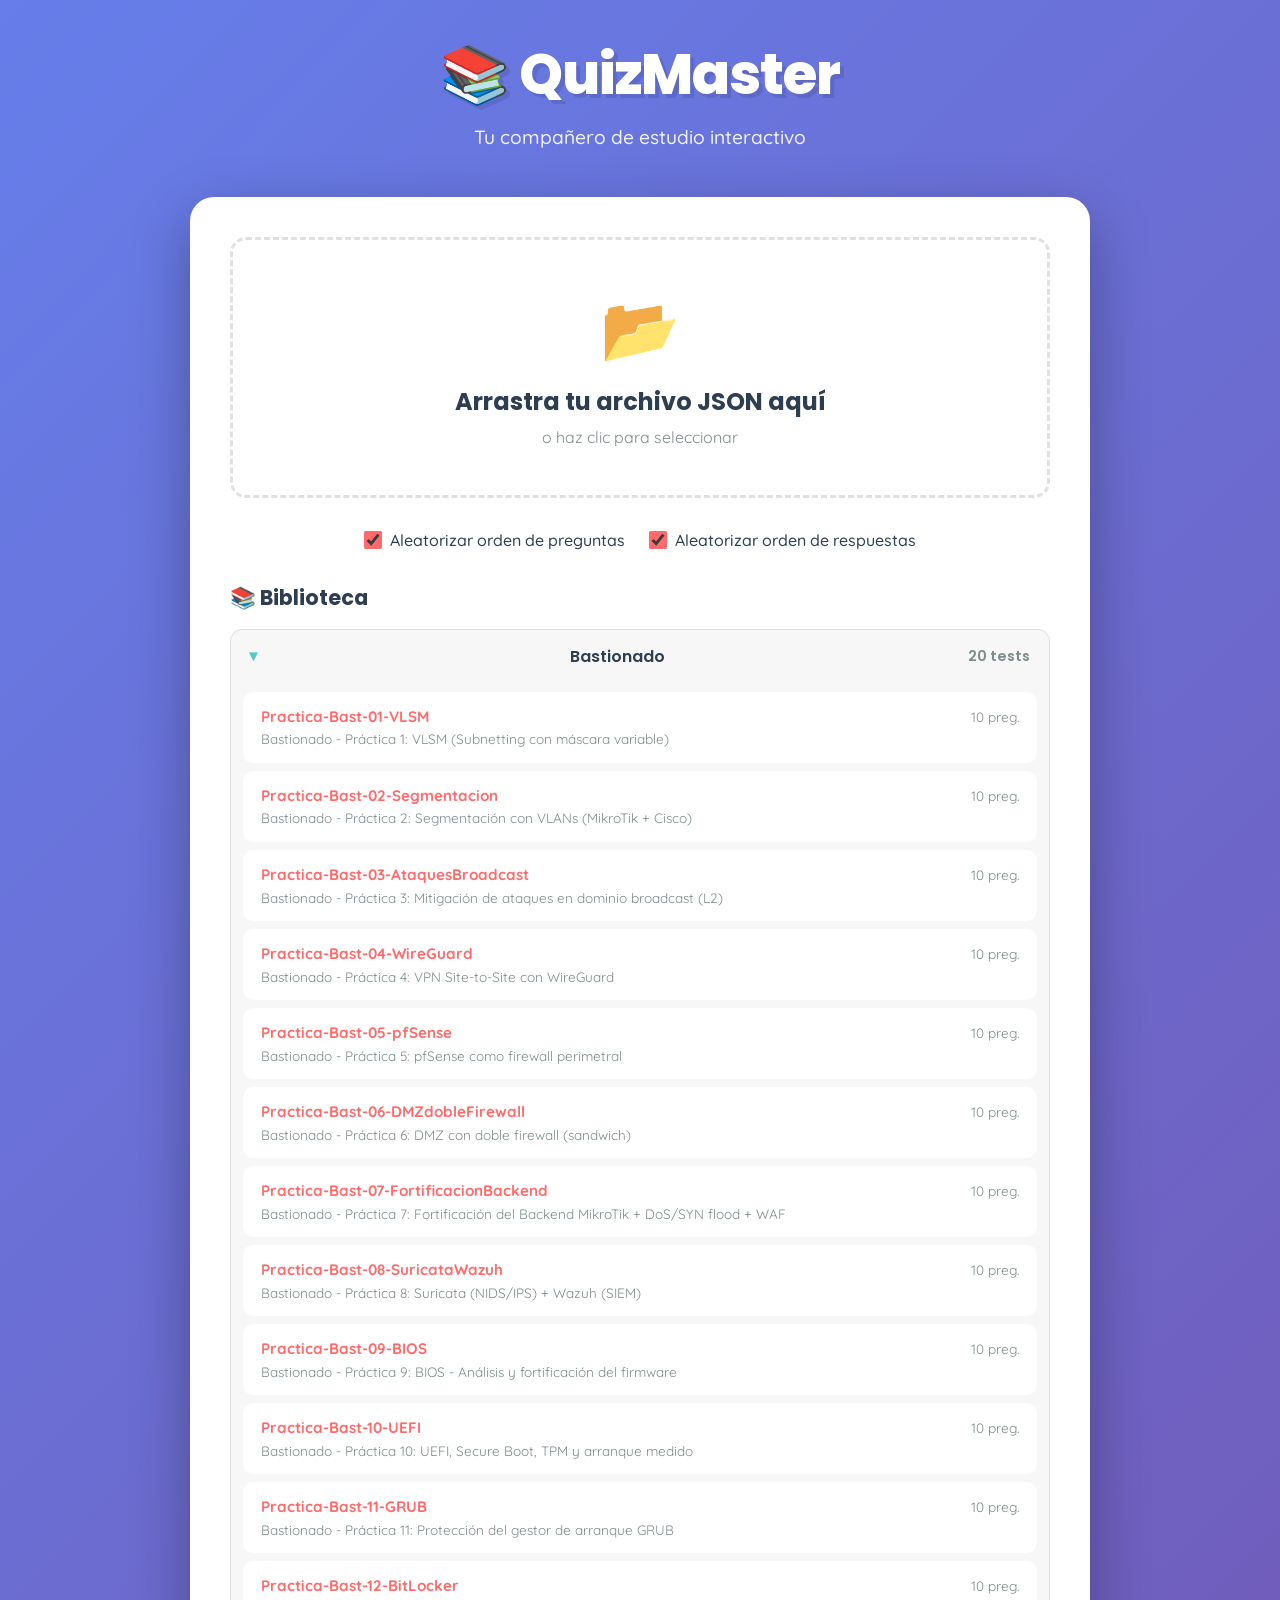
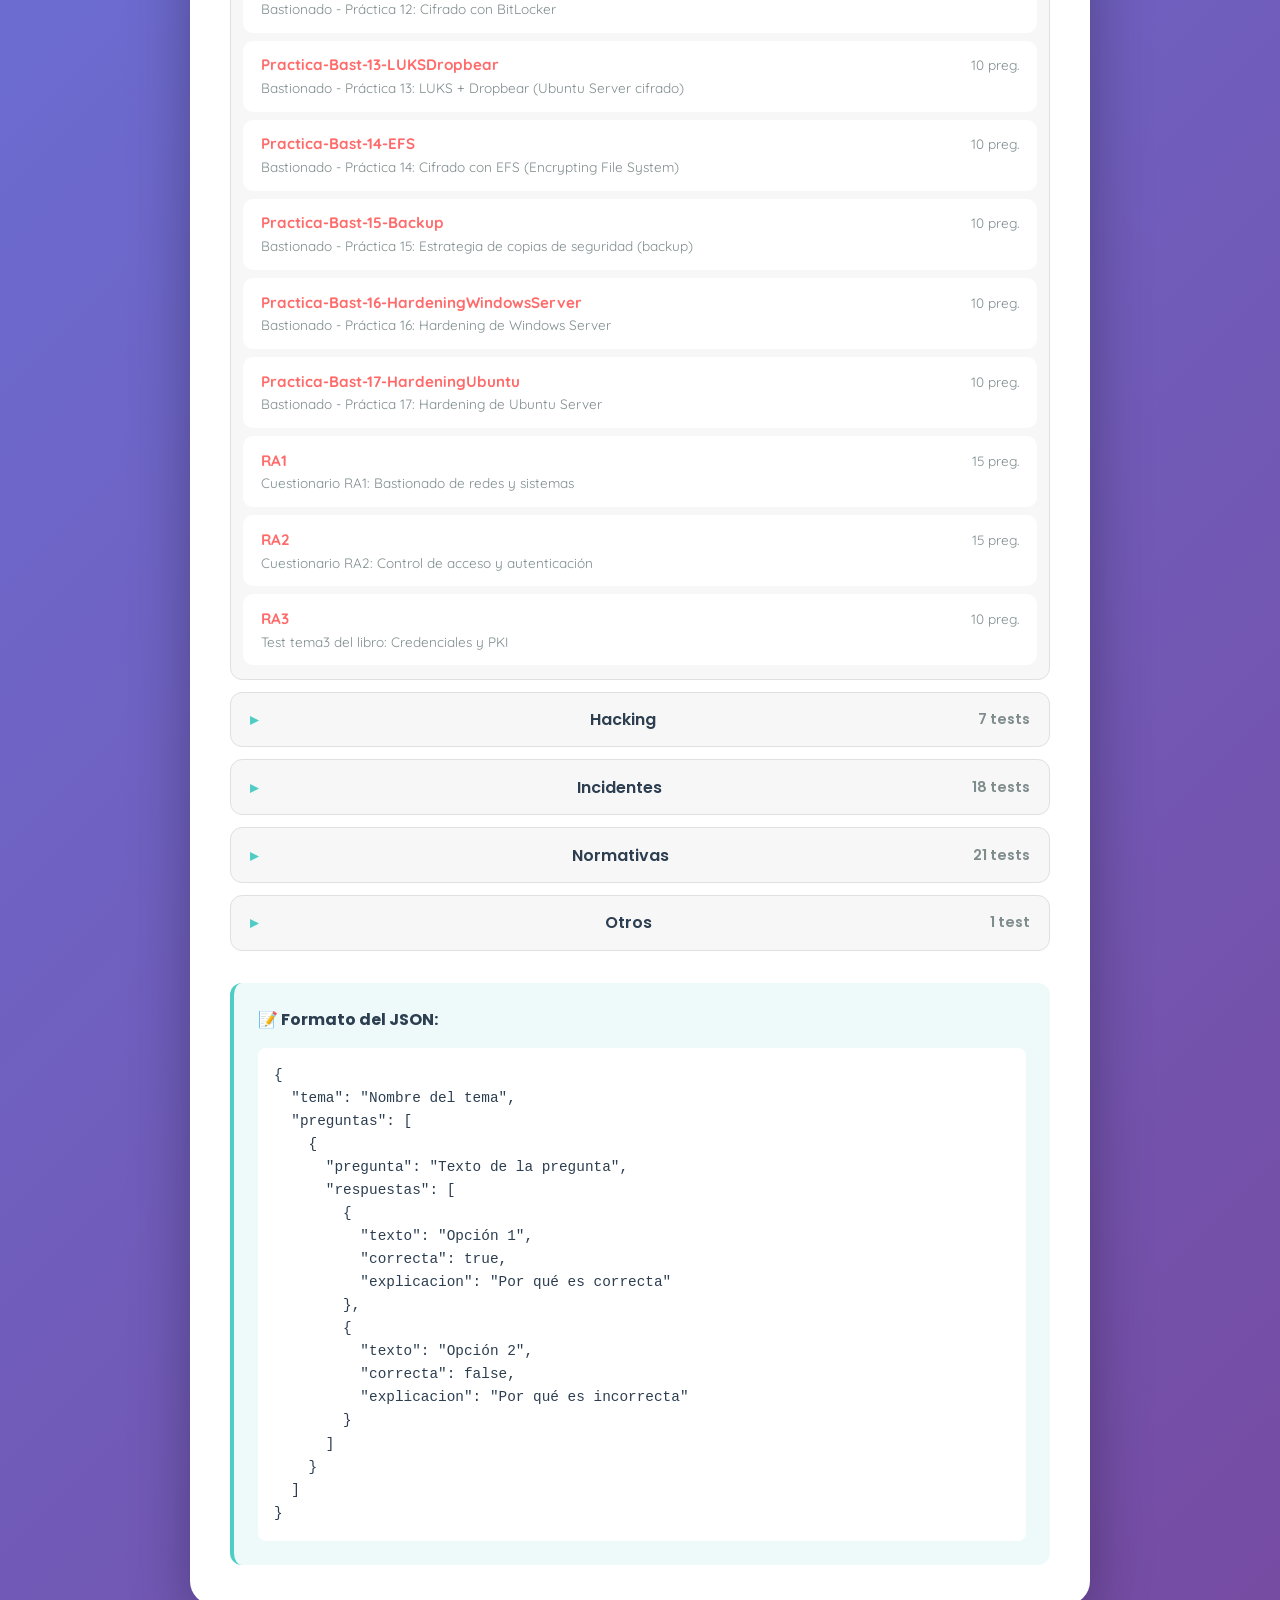
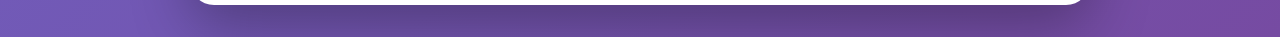
<file: index.html>
<!DOCTYPE html>
<html lang="es">

<head>
    <meta charset="UTF-8">
    <meta name="viewport" content="width=device-width, initial-scale=1.0">
    <title>QuizMaster - App de Estudio</title>
    <link href="fonts/fonts.css" rel="stylesheet">
    <style>
        * {
            margin: 0;
            padding: 0;
            box-sizing: border-box;
        }

        :root {
            --primary: #FF6B6B;
            --secondary: #4ECDC4;
            --accent: #FFE66D;
            --success: #95E1D3;
            --error: #FF6B9D;
            --bg: #F7F7F7;
            --card-bg: #FFFFFF;
            --text: #2C3E50;
            --text-light: #7F8C8D;
            --border: #E0E0E0;
        }

        body {
            font-family: 'Quicksand', sans-serif;
            background: linear-gradient(135deg, #667eea 0%, #764ba2 100%);
            min-height: 100vh;
            padding: 2rem;
            color: var(--text);
        }

        .container {
            max-width: 900px;
            margin: 0 auto;
        }

        .header {
            text-align: center;
            margin-bottom: 3rem;
            animation: fadeInDown 0.6s ease-out;
        }

        .header h1 {
            font-family: 'Poppins', sans-serif;
            font-size: 3.5rem;
            font-weight: 800;
            color: white;
            text-shadow: 4px 4px 0px rgba(0, 0, 0, 0.1);
            letter-spacing: -1px;
            margin-bottom: 0.5rem;
        }

        .header p {
            color: rgba(255, 255, 255, 0.9);
            font-size: 1.2rem;
            font-weight: 500;
        }

        .card {
            background: var(--card-bg);
            border-radius: 24px;
            padding: 2.5rem;
            box-shadow: 0 20px 60px rgba(0, 0, 0, 0.3);
            animation: fadeInUp 0.6s ease-out;
            animation-delay: 0.2s;
            animation-fill-mode: both;
        }

        .upload-zone {
            text-align: center;
            padding: 3rem 2rem;
            border: 3px dashed var(--border);
            border-radius: 16px;
            transition: all 0.3s ease;
            cursor: pointer;
            margin-bottom: 2rem;
        }

        .upload-zone:hover {
            border-color: var(--primary);
            background: rgba(255, 107, 107, 0.05);
            transform: translateY(-2px);
        }

        .upload-zone.dragover {
            border-color: var(--secondary);
            background: rgba(78, 205, 196, 0.1);
            transform: scale(1.02);
        }

        .upload-icon {
            font-size: 4rem;
            margin-bottom: 1rem;
        }

        .upload-zone h3 {
            font-family: 'Poppins', sans-serif;
            color: var(--text);
            margin-bottom: 0.5rem;
            font-size: 1.5rem;
        }

        .upload-zone p {
            color: var(--text-light);
            font-size: 1rem;
        }

        input[type="file"] {
            display: none;
        }

        .upload-options {
            display: flex;
            flex-wrap: wrap;
            gap: 1.5rem;
            justify-content: center;
            align-items: center;
            margin-bottom: 2rem;
        }

        .upload-options label {
            display: inline-flex;
            align-items: center;
            gap: 0.5rem;
            font-weight: 500;
            color: var(--text);
            cursor: pointer;
            user-select: none;
        }

        .upload-options input[type="checkbox"] {
            width: 18px;
            height: 18px;
            cursor: pointer;
            accent-color: var(--primary);
        }

        .tema-info {
            background: linear-gradient(135deg, var(--accent) 0%, var(--secondary) 100%);
            padding: 1.5rem;
            border-radius: 16px;
            margin-bottom: 2rem;
            animation: slideIn 0.5s ease-out;
        }

        .tema-info h2 {
            font-family: 'Poppins', sans-serif;
            color: var(--text);
            font-size: 1.8rem;
            margin-bottom: 0.5rem;
        }

        .tema-info p {
            color: var(--text);
            font-weight: 500;
        }

        .question-container {
            margin-bottom: 2rem;
        }

        .question-header {
            display: flex;
            justify-content: space-between;
            align-items: center;
            margin-bottom: 1.5rem;
        }

        .question-number {
            background: linear-gradient(135deg, var(--primary), var(--error));
            color: white;
            padding: 0.5rem 1.5rem;
            border-radius: 50px;
            font-weight: 700;
            font-family: 'Poppins', sans-serif;
        }

        .question-text {
            font-size: 1.4rem;
            font-weight: 600;
            margin-bottom: 2rem;
            line-height: 1.6;
            color: var(--text);
        }

        .answers {
            display: grid;
            gap: 1rem;
        }

        .answer-btn {
            background: var(--bg);
            border: 3px solid transparent;
            padding: 1.5rem;
            border-radius: 16px;
            cursor: pointer;
            transition: all 0.3s ease;
            text-align: left;
            font-size: 1.1rem;
            font-weight: 500;
            color: var(--text);
            position: relative;
            overflow: hidden;
        }

        .answer-btn::before {
            content: '';
            position: absolute;
            top: 0;
            left: -100%;
            width: 100%;
            height: 100%;
            background: linear-gradient(90deg, transparent, rgba(255, 255, 255, 0.4), transparent);
            transition: left 0.5s;
        }

        .answer-btn:hover::before {
            left: 100%;
        }

        .answer-btn:hover {
            transform: translateX(8px);
            border-color: var(--secondary);
            box-shadow: 0 8px 24px rgba(78, 205, 196, 0.3);
        }

        .answer-btn.selected {
            border-color: var(--primary);
            background: rgba(255, 107, 107, 0.1);
        }

        .answer-btn.correct {
            border-color: var(--success);
            background: rgba(149, 225, 211, 0.2);
        }

        .answer-btn.incorrect {
            border-color: var(--error);
            background: rgba(255, 107, 157, 0.25);
        }

        .answer-btn.disabled {
            cursor: not-allowed;
            opacity: 0.7;
        }

        .explanation {
            margin-top: 1rem;
            padding: 1rem 1.5rem;
            border-radius: 12px;
            background: rgba(0, 0, 0, 0.03);
            font-size: 0.95rem;
            line-height: 1.6;
            animation: fadeIn 0.4s ease-out;
        }

        .explanation.correct-exp {
            border-left: 4px solid var(--success);
        }

        .explanation.incorrect-exp {
            border-left: 4px solid var(--error);
        }

        .navigation {
            display: flex;
            gap: 1rem;
            justify-content: space-between;
            margin-top: 2rem;
        }

        .btn {
            font-family: 'Poppins', sans-serif;
            padding: 1rem 2rem;
            border: none;
            border-radius: 50px;
            font-size: 1rem;
            font-weight: 700;
            cursor: pointer;
            transition: all 0.3s ease;
            text-transform: uppercase;
            letter-spacing: 0.5px;
        }

        .btn-primary {
            background: linear-gradient(135deg, var(--primary), var(--error));
            color: white;
            box-shadow: 0 8px 20px rgba(255, 107, 107, 0.4);
        }

        .btn-primary:hover {
            transform: translateY(-3px);
            box-shadow: 0 12px 28px rgba(255, 107, 107, 0.5);
        }

        .btn-secondary {
            background: var(--bg);
            color: var(--text);
            border: 2px solid var(--border);
        }

        .btn-secondary:hover {
            border-color: var(--secondary);
            background: rgba(78, 205, 196, 0.1);
            transform: translateY(-2px);
        }

        .btn:disabled {
            opacity: 0.5;
            cursor: not-allowed;
            transform: none !important;
        }

        .modal-dialog {
            background: var(--card-bg);
            color: var(--text);
            border: none;
            border-radius: 24px;
            padding: 2rem;
            max-width: 480px;
            width: calc(100% - 2rem);
            box-shadow: 0 20px 60px rgba(0, 0, 0, 0.4);
            text-align: center;
        }

        .modal-dialog::backdrop {
            background: rgba(0, 0, 0, 0.6);
        }

        .modal-dialog h3 {
            color: var(--text);
            margin-bottom: 1.5rem;
            font-size: 1.25rem;
        }

        .modal-actions {
            display: flex;
            gap: 1rem;
            justify-content: center;
            flex-wrap: wrap;
        }

        .progress-bar {
            width: 100%;
            height: 12px;
            background: var(--bg);
            border-radius: 50px;
            overflow: hidden;
            margin-bottom: 2rem;
        }

        .progress-fill {
            height: 100%;
            background: linear-gradient(90deg, var(--secondary), var(--success));
            transition: width 0.5s ease;
            border-radius: 50px;
        }

        .review-container {
            animation: fadeIn 0.6s ease-out;
        }

        .review-header {
            text-align: center;
            margin-bottom: 2rem;
        }

        .review-header h2 {
            font-family: 'Poppins', sans-serif;
            font-size: 2.5rem;
            color: var(--text);
            margin-bottom: 1rem;
        }

        .score-display {
            display: flex;
            justify-content: center;
            gap: 2rem;
            margin-bottom: 3rem;
            flex-wrap: wrap;
        }

        .score-card {
            background: linear-gradient(135deg, var(--accent), var(--secondary));
            padding: 2rem;
            border-radius: 20px;
            text-align: center;
            min-width: 150px;
            box-shadow: 0 8px 24px rgba(0, 0, 0, 0.1);
            transform: scale(0.9);
            animation: popIn 0.5s ease-out forwards;
        }

        .score-card:nth-child(2) {
            animation-delay: 0.1s;
        }

        .score-card:nth-child(3) {
            animation-delay: 0.2s;
        }

        .score-number {
            font-family: 'Poppins', sans-serif;
            font-size: 3rem;
            font-weight: 800;
            color: var(--text);
        }

        .score-label {
            font-size: 1rem;
            font-weight: 600;
            color: var(--text);
            margin-top: 0.5rem;
        }

        .review-question {
            background: var(--bg);
            padding: 2rem;
            border-radius: 16px;
            margin-bottom: 1.5rem;
            border-left: 6px solid var(--border);
        }

        .review-question.correct-q {
            border-left-color: var(--success);
        }

        .review-question.incorrect-q {
            border-left-color: var(--error);
        }

        .review-question h4 {
            font-size: 1.2rem;
            margin-bottom: 1rem;
            color: var(--text);
        }

        .review-answers {
            margin-top: 1rem;
        }

        .review-answer {
            padding: 0.8rem 1.2rem;
            margin-bottom: 0.5rem;
            border-radius: 10px;
            background: white;
            border: 2px solid transparent;
        }

        .review-answer.was-selected {
            border-color: var(--primary);
            background: rgba(255, 107, 107, 0.1);
        }

        .review-answer.is-correct {
            border-color: var(--success);
            background: rgba(149, 225, 211, 0.15);
            font-weight: 600;
        }

        .review-answer.was-selected.is-correct {
            background: rgba(149, 225, 211, 0.3);
        }

        @keyframes fadeInDown {
            from {
                opacity: 0;
                transform: translateY(-30px);
            }

            to {
                opacity: 1;
                transform: translateY(0);
            }
        }

        @keyframes fadeInUp {
            from {
                opacity: 0;
                transform: translateY(30px);
            }

            to {
                opacity: 1;
                transform: translateY(0);
            }
        }

        @keyframes fadeIn {
            from {
                opacity: 0;
            }

            to {
                opacity: 1;
            }
        }

        @keyframes slideIn {
            from {
                opacity: 0;
                transform: translateX(-20px);
            }

            to {
                opacity: 1;
                transform: translateX(0);
            }
        }

        @keyframes popIn {
            from {
                transform: scale(0.8);
                opacity: 0;
            }

            to {
                transform: scale(1);
                opacity: 1;
            }
        }

        .library {
            margin-bottom: 2rem;
            animation: fadeIn 0.4s ease-out;
        }

        .library-title {
            font-family: 'Poppins', sans-serif;
            font-size: 1.3rem;
            color: var(--text);
            margin-bottom: 1rem;
        }

        .library-group {
            background: var(--bg);
            border-radius: 12px;
            margin-bottom: 0.75rem;
            overflow: hidden;
            border: 1px solid var(--border);
        }

        .library-group > summary {
            cursor: pointer;
            padding: 0.9rem 1.2rem;
            font-family: 'Poppins', sans-serif;
            font-weight: 600;
            color: var(--text);
            list-style: none;
            display: flex;
            align-items: center;
            justify-content: space-between;
            transition: background 0.2s ease;
        }

        .library-group > summary:hover {
            background: rgba(78, 205, 196, 0.08);
        }

        .library-group > summary::-webkit-details-marker {
            display: none;
        }

        .library-group > summary::before {
            content: '▸';
            margin-right: 0.6rem;
            color: var(--secondary);
            transition: transform 0.2s ease;
            display: inline-block;
        }

        .library-group[open] > summary::before {
            transform: rotate(90deg);
        }

        .library-group .count {
            color: var(--text-light);
            font-weight: 500;
            font-size: 0.9rem;
        }

        .library-items {
            padding: 0.5rem 0.75rem 0.85rem;
            display: grid;
            gap: 0.5rem;
        }

        .library-item {
            background: white;
            border: 2px solid transparent;
            border-radius: 10px;
            padding: 0.8rem 1rem;
            cursor: pointer;
            text-align: left;
            font-family: 'Quicksand', sans-serif;
            font-size: 0.95rem;
            color: var(--text);
            display: grid;
            grid-template-columns: minmax(0, 1fr) auto;
            gap: 0.3rem 1rem;
            align-items: center;
            transition: all 0.2s ease;
        }

        .library-item:hover {
            border-color: var(--secondary);
            transform: translateX(4px);
            box-shadow: 0 4px 12px rgba(78, 205, 196, 0.18);
        }

        .library-item-name {
            font-weight: 700;
            color: var(--primary);
        }

        .library-item.starred {
            background: linear-gradient(135deg, #fff8e1 0%, #ffffff 60%);
            border-color: #ffd54f;
        }

        .library-item-star {
            color: #f9a825;
            margin-right: 0.3rem;
        }

        .library-item-count {
            color: var(--text-light);
            font-size: 0.85rem;
            white-space: nowrap;
        }

        .library-item-tema {
            grid-column: 1 / -1;
            color: var(--text-light);
            font-size: 0.85rem;
            line-height: 1.3;
        }

        .hidden {
            display: none;
        }

        @media (max-width: 768px) {
            body {
                padding: 1rem;
            }

            .header h1 {
                font-size: 2.5rem;
            }

            .card {
                padding: 1.5rem;
            }

            .score-display {
                flex-direction: column;
                align-items: center;
            }
        }
    </style>
</head>

<body>
    <div class="container">
        <div class="header">
            <h1>📚 QuizMaster</h1>
            <p>Tu compañero de estudio interactivo</p>
        </div>

        <!-- Vista de carga de archivo -->
        <div id="uploadView" class="card">
            <div class="upload-zone" id="uploadZone">
                <div class="upload-icon">📂</div>
                <h3>Arrastra tu archivo JSON aquí</h3>
                <p>o haz clic para seleccionar</p>
                <input type="file" id="fileInput" accept=".json">
            </div>

            <div class="upload-options">
                <label><input type="checkbox" id="shuffleQuestionsCheck" checked> Aleatorizar orden de preguntas</label>
                <label><input type="checkbox" id="shuffleAnswersCheck" checked> Aleatorizar orden de respuestas</label>
            </div>

            <div id="librarySection" class="library hidden">
                <h3 class="library-title">📚 Biblioteca</h3>
                <div id="libraryContent"></div>
            </div>

            <div
                style="padding: 1.5rem; background: rgba(78, 205, 196, 0.1); border-radius: 12px; border-left: 4px solid var(--secondary);">
                <h4 style="font-family: 'Poppins', sans-serif; margin-bottom: 1rem; color: var(--text);">📝 Formato del
                    JSON:</h4>
                <pre
                    style="background: white; padding: 1rem; border-radius: 8px; overflow-x: auto; font-size: 0.9rem; line-height: 1.6;">{
  "tema": "Nombre del tema",
  "preguntas": [
    {
      "pregunta": "Texto de la pregunta",
      "respuestas": [
        {
          "texto": "Opción 1",
          "correcta": true,
          "explicacion": "Por qué es correcta"
        },
        {
          "texto": "Opción 2",
          "correcta": false,
          "explicacion": "Por qué es incorrecta"
        }
      ]
    }
  ]
}</pre>
            </div>
        </div>

        <!-- Vista del quiz -->
        <div id="quizView" class="card hidden">
            <div id="temaInfo" class="tema-info"></div>

            <div class="progress-bar">
                <div id="progressFill" class="progress-fill" style="width: 0%"></div>
            </div>

            <div id="questionContainer" class="question-container"></div>

            <div class="navigation">
                <button id="prevBtn" class="btn btn-secondary" disabled>← Anterior</button>
                <button id="nextBtn" class="btn btn-primary">Siguiente →</button>
            </div>
        </div>

        <!-- Vista de revisión -->
        <div id="reviewView" class="card hidden">
            <div class="review-header">
                <h2>📊 Resumen de Resultados</h2>
            </div>

            <div class="score-display" id="scoreDisplay"></div>

            <div id="reviewContainer"></div>

            <div style="text-align: center; margin-top: 2rem;">
                <button id="restartBtn" class="btn btn-primary">🔄 Reintentar Quiz</button>
            </div>
        </div>
    </div>

    <dialog id="restartModal" class="modal-dialog" aria-labelledby="restartModalTitle">
        <h3 id="restartModalTitle">¿Quieres reintentar el quiz o cargar un nuevo archivo?</h3>
        <div class="modal-actions">
            <button id="restartModalRetry" class="btn btn-primary">🔄 Reintentar</button>
            <button id="restartModalHome" class="btn btn-secondary">🏠 Volver a inicio</button>
        </div>
    </dialog>

    <script>
        let quizData = null;
        let originalQuizData = null;
        let currentQuestion = 0;
        let userAnswers = [];
        let showingExplanations = false;

        // Referencias a elementos
        const uploadView = document.getElementById('uploadView');
        const quizView = document.getElementById('quizView');
        const reviewView = document.getElementById('reviewView');
        const uploadZone = document.getElementById('uploadZone');
        const fileInput = document.getElementById('fileInput');
        const prevBtn = document.getElementById('prevBtn');
        const nextBtn = document.getElementById('nextBtn');
        const restartBtn = document.getElementById('restartBtn');
        const shuffleQuestionsCheck = document.getElementById('shuffleQuestionsCheck');
        const shuffleAnswersCheck = document.getElementById('shuffleAnswersCheck');

        // Eventos de carga de archivo
        uploadZone.addEventListener('click', () => fileInput.click());

        uploadZone.addEventListener('dragover', (e) => {
            e.preventDefault();
            uploadZone.classList.add('dragover');
        });

        uploadZone.addEventListener('dragleave', () => {
            uploadZone.classList.remove('dragover');
        });

        uploadZone.addEventListener('drop', (e) => {
            e.preventDefault();
            uploadZone.classList.remove('dragover');
            const file = e.dataTransfer.files[0];
            if (file && file.type === 'application/json') {
                loadQuizFile(file);
            }
        });

        // Cargar archivo JSON
        function loadQuizFile(file) {
            const reader = new FileReader();
            reader.onload = (e) => {
                try {
                    const parsed = JSON.parse(e.target.result);
                    if (validateQuizData(parsed)) {
                        originalQuizData = parsed;
                        prepareQuizData();
                        startQuiz();
                    } else {
                        alert('El formato del JSON no es válido. Por favor revisa la estructura.');
                    }
                } catch (error) {
                    alert('Error al leer el archivo JSON: ' + error.message);
                }
            };
            reader.readAsText(file);
        }

        // Reconstruye quizData a partir del JSON original aplicando las
        // aleatorizaciones marcadas. Se llama al cargar y al reintentar.
        function prepareQuizData() {
            quizData = structuredClone(originalQuizData);
            if (shuffleQuestionsCheck.checked) {
                shuffleArray(quizData.preguntas);
            }
            if (shuffleAnswersCheck.checked) {
                quizData.preguntas.forEach(p => shuffleArray(p.respuestas));
            }
        }

        // Función para mezclar un array (Fisher-Yates)
        function shuffleArray(array) {
            for (let i = array.length - 1; i > 0; i--) {
                const j = Math.floor(Math.random() * (i + 1));
                [array[i], array[j]] = [array[j], array[i]];
            }
        }

        // Validar estructura del JSON
        function validateQuizData(data) {
            return data &&
                data.tema &&
                Array.isArray(data.preguntas) &&
                data.preguntas.length > 0 &&
                data.preguntas.every(p =>
                    p.pregunta &&
                    Array.isArray(p.respuestas) &&
                    p.respuestas.length >= 2 &&
                    p.respuestas.every(r => r.texto && typeof r.correcta === 'boolean' && r.explicacion)
                );
        }

        // Iniciar quiz
        function startQuiz() {
            currentQuestion = 0;
            userAnswers = new Array(quizData.preguntas.length).fill(null);
            showingExplanations = false;

            uploadView.classList.add('hidden');
            quizView.classList.remove('hidden');
            reviewView.classList.add('hidden');

            document.getElementById('temaInfo').innerHTML = `
                <h2>${quizData.tema}</h2>
                <p>${quizData.preguntas.length} preguntas</p>
            `;

            renderQuestion();
        }

        // Renderizar pregunta actual
        function renderQuestion() {
            const pregunta = quizData.preguntas[currentQuestion];
            const container = document.getElementById('questionContainer');
            const selectedIndex = userAnswers[currentQuestion];
            const correctIndex = pregunta.respuestas.findIndex(r => r.correcta);

            let html = `
                <div class="question-header">
                    <span class="question-number">Pregunta ${currentQuestion + 1} de ${quizData.preguntas.length}</span>
                </div>
                <div class="question-text">${pregunta.pregunta}</div>
                <div class="answers">
            `;

            pregunta.respuestas.forEach((respuesta, index) => {
                const isSelected = selectedIndex === index;
                const isCorrect = respuesta.correcta;

                let classes = 'answer-btn';
                if (showingExplanations) {
                    classes += ' disabled';
                    if (isSelected && isCorrect) classes += ' correct selected';
                    else if (isSelected && !isCorrect) classes += ' incorrect selected';
                    else if (isCorrect) classes += ' correct';
                } else if (isSelected) {
                    classes += ' selected';
                }

                // Añadir icono de check si está seleccionada y ya se mostró la explicación
                let icon = '';
                if (showingExplanations && isSelected) {
                    icon = isCorrect ? '<span style="color: #95E1D3; font-size: 1.3rem; margin-right: 0.5rem;">✓</span>' : '<span style="color: #FF6B9D; font-size: 1.3rem; margin-right: 0.5rem;">✗</span>';
                }

                html += `
                    <button class="${classes}" onclick="selectAnswer(${index})" ${showingExplanations ? 'disabled' : ''}>
                        ${icon}${respuesta.texto}
                    </button>
                `;

                // Mostrar explicación solo si:
                // 1. Es la respuesta seleccionada, o
                // 2. Es la respuesta correcta Y la seleccionada fue incorrecta
                if (showingExplanations) {
                    const shouldShowExplanation = isSelected || (isCorrect && selectedIndex !== correctIndex);

                    if (shouldShowExplanation) {
                        const expClass = isCorrect ? 'correct-exp' : 'incorrect-exp';
                        html += `<div class="explanation ${expClass}">${respuesta.explicacion}</div>`;
                    }
                }
            });

            html += '</div>';
            container.innerHTML = html;

            updateProgress();
            updateNavigationButtons();
        }

        // Seleccionar respuesta
        function selectAnswer(index) {
            if (showingExplanations) return;

            userAnswers[currentQuestion] = index;
            showingExplanations = true;
            renderQuestion();
        }

        // Actualizar barra de progreso
        function updateProgress() {
            const progress = ((currentQuestion + 1) / quizData.preguntas.length) * 100;
            document.getElementById('progressFill').style.width = progress + '%';
        }

        // Actualizar botones de navegación
        function updateNavigationButtons() {
            prevBtn.disabled = currentQuestion === 0;

            if (currentQuestion === quizData.preguntas.length - 1) {
                nextBtn.textContent = 'Ver Resultados 🎯';
            } else {
                nextBtn.textContent = 'Siguiente →';
            }
        }

        // Navegación
        prevBtn.addEventListener('click', () => {
            if (currentQuestion > 0) {
                currentQuestion--;
                showingExplanations = userAnswers[currentQuestion] !== null;
                renderQuestion();
            }
        });

        nextBtn.addEventListener('click', () => {
            if (currentQuestion < quizData.preguntas.length - 1) {
                currentQuestion++;
                showingExplanations = userAnswers[currentQuestion] !== null;
                renderQuestion();
            } else {
                showReview();
            }
        });

        // Mostrar revisión
        function showReview() {
            quizView.classList.add('hidden');
            reviewView.classList.remove('hidden');

            const correctAnswers = userAnswers.filter((answer, index) => {
                if (answer === null) return false;
                return quizData.preguntas[index].respuestas[answer].correcta;
            }).length;

            const totalQuestions = quizData.preguntas.length;
            const percentage = Math.round((correctAnswers / totalQuestions) * 100);

            document.getElementById('scoreDisplay').innerHTML = `
                <div class="score-card">
                    <div class="score-number">${correctAnswers}</div>
                    <div class="score-label">Correctas</div>
                </div>
                <div class="score-card">
                    <div class="score-number">${totalQuestions - correctAnswers}</div>
                    <div class="score-label">Incorrectas</div>
                </div>
                <div class="score-card">
                    <div class="score-number">${percentage}%</div>
                    <div class="score-label">Puntuación</div>
                </div>
            `;

            let reviewHtml = '';
            quizData.preguntas.forEach((pregunta, qIndex) => {
                const userAnswer = userAnswers[qIndex];
                const isCorrect = userAnswer !== null && pregunta.respuestas[userAnswer].correcta;

                reviewHtml += `
                    <div class="review-question ${isCorrect ? 'correct-q' : 'incorrect-q'}">
                        <h4>${qIndex + 1}. ${pregunta.pregunta}</h4>
                        <div class="review-answers">
                `;

                pregunta.respuestas.forEach((respuesta, rIndex) => {
                    let classes = 'review-answer';
                    if (userAnswer === rIndex) classes += ' was-selected';
                    if (respuesta.correcta) classes += ' is-correct';

                    const icon = respuesta.correcta ? '✓' : (userAnswer === rIndex ? '✗' : '');

                    reviewHtml += `
                        <div class="${classes}">
                            ${icon} ${respuesta.texto}
                            <div class="explanation ${respuesta.correcta ? 'correct-exp' : 'incorrect-exp'}" style="margin-top: 0.5rem;">
                                ${respuesta.explicacion}
                            </div>
                        </div>
                    `;
                });

                reviewHtml += `
                        </div>
                    </div>
                `;
            });

            document.getElementById('reviewContainer').innerHTML = reviewHtml;
        }

        // Reiniciar
        const restartModal = document.getElementById('restartModal');
        const restartModalRetry = document.getElementById('restartModalRetry');
        const restartModalHome = document.getElementById('restartModalHome');

        restartBtn.addEventListener('click', () => {
            restartModal.showModal();
        });

        restartModalRetry.addEventListener('click', () => {
            restartModal.close();
            prepareQuizData();
            startQuiz();
        });

        restartModalHome.addEventListener('click', () => {
            restartModal.close();
            location.reload();
        });

        // Biblioteca: carga manifest de quizzes incluidos (sólo cuando se sirve por HTTP).
        // En modo file:// el fetch falla y la sección permanece oculta.
        function escapeHtml(s) {
            return String(s).replace(/[&<>"']/g, c => ({
                '&': '&amp;', '<': '&lt;', '>': '&gt;', '"': '&quot;', "'": '&#39;'
            }[c]));
        }

        async function loadLibrary() {
            try {
                const res = await fetch('quizzes.json');
                if (!res.ok) return;
                const manifest = await res.json();
                if (!manifest.groups || !manifest.groups.length) return;
                const section = document.getElementById('librarySection');
                const content = document.getElementById('libraryContent');
                let html = '';
                manifest.groups.forEach((g, gi) => {
                    html += `<details class="library-group"${gi === 0 ? ' open' : ''}>` +
                        `<summary><span>${escapeHtml(g.name)}</span>` +
                        `<span class="count">${g.files.length} test${g.files.length === 1 ? '' : 's'}</span></summary>` +
                        `<div class="library-items">`;
                    g.files.forEach(f => {
                        const starClass = f.starred ? ' starred' : '';
                        const starIcon = f.starred ? '<span class="library-item-star" aria-label="destacado">★</span>' : '';
                        html += `<button type="button" class="library-item${starClass}" data-path="${escapeHtml(f.path)}">` +
                            `<span class="library-item-name">${starIcon}${escapeHtml(f.name)}</span>` +
                            `<span class="library-item-count">${f.count} preg.</span>` +
                            `<span class="library-item-tema">${escapeHtml(f.tema)}</span>` +
                            `</button>`;
                    });
                    html += `</div></details>`;
                });
                content.innerHTML = html;
                section.classList.remove('hidden');
                content.querySelectorAll('.library-item').forEach(btn => {
                    btn.addEventListener('click', () => loadQuizFromPath(btn.dataset.path));
                });
            } catch (e) {
                // Manifest no disponible (probablemente file://) — biblioteca queda oculta.
                console.debug('Biblioteca no disponible:', e.message);
            }
        }

        async function loadQuizFromPath(path) {
            try {
                const res = await fetch(path);
                if (!res.ok) throw new Error('HTTP ' + res.status);
                const parsed = await res.json();
                if (!validateQuizData(parsed)) {
                    alert('El JSON no tiene un formato válido.');
                    return;
                }
                originalQuizData = parsed;
                prepareQuizData();
                startQuiz();
            } catch (e) {
                alert('Error al cargar el quiz: ' + e.message);
            }
        }

        loadLibrary();
    </script>
</body>

</html>
</file>
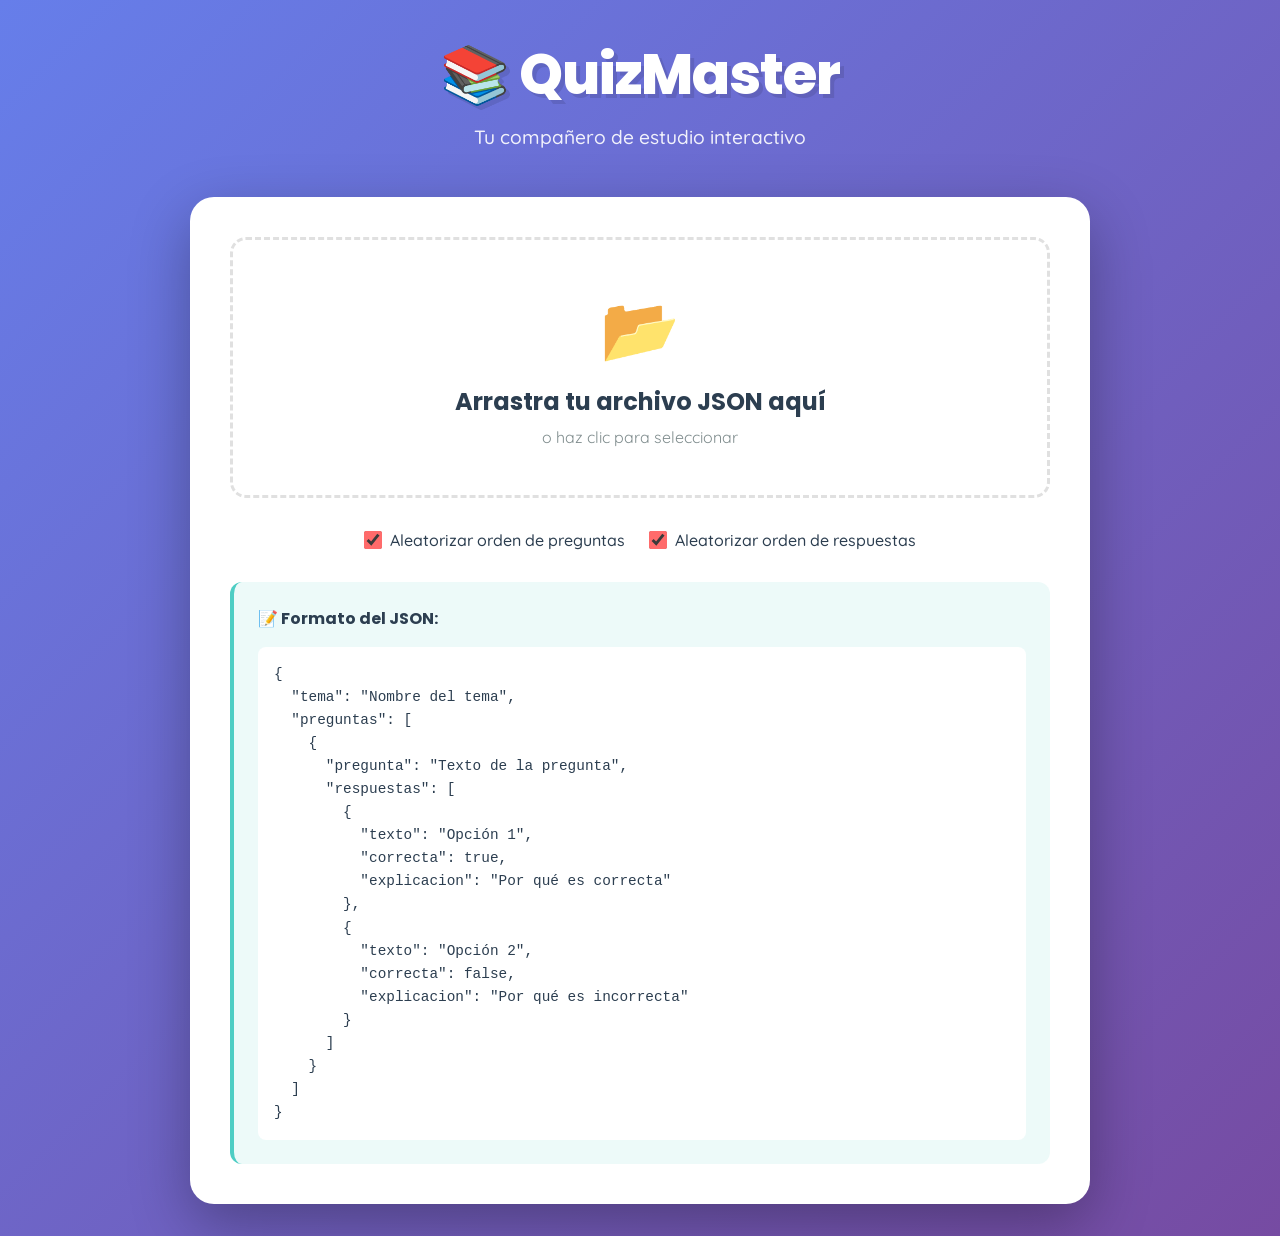
<file: quiz-app.html>
<!DOCTYPE html>
<html lang="es">

<head>
    <meta charset="UTF-8">
    <meta name="viewport" content="width=device-width, initial-scale=1.0">
    <title>QuizMaster - App de Estudio</title>
    <link
        href="https://fonts.googleapis.com/css2?family=Quicksand:wght@400;500;700&family=Poppins:wght@600;700;800&display=swap"
        rel="stylesheet">
    <style>
        * {
            margin: 0;
            padding: 0;
            box-sizing: border-box;
        }

        :root {
            --primary: #FF6B6B;
            --secondary: #4ECDC4;
            --accent: #FFE66D;
            --success: #95E1D3;
            --error: #FF6B9D;
            --bg: #F7F7F7;
            --card-bg: #FFFFFF;
            --text: #2C3E50;
            --text-light: #7F8C8D;
            --border: #E0E0E0;
        }

        body {
            font-family: 'Quicksand', sans-serif;
            background: linear-gradient(135deg, #667eea 0%, #764ba2 100%);
            min-height: 100vh;
            padding: 2rem;
            color: var(--text);
        }

        .container {
            max-width: 900px;
            margin: 0 auto;
        }

        .header {
            text-align: center;
            margin-bottom: 3rem;
            animation: fadeInDown 0.6s ease-out;
        }

        .header h1 {
            font-family: 'Poppins', sans-serif;
            font-size: 3.5rem;
            font-weight: 800;
            color: white;
            text-shadow: 4px 4px 0px rgba(0, 0, 0, 0.1);
            letter-spacing: -1px;
            margin-bottom: 0.5rem;
        }

        .header p {
            color: rgba(255, 255, 255, 0.9);
            font-size: 1.2rem;
            font-weight: 500;
        }

        .card {
            background: var(--card-bg);
            border-radius: 24px;
            padding: 2.5rem;
            box-shadow: 0 20px 60px rgba(0, 0, 0, 0.3);
            animation: fadeInUp 0.6s ease-out;
            animation-delay: 0.2s;
            animation-fill-mode: both;
        }

        .upload-zone {
            text-align: center;
            padding: 3rem 2rem;
            border: 3px dashed var(--border);
            border-radius: 16px;
            transition: all 0.3s ease;
            cursor: pointer;
            margin-bottom: 2rem;
        }

        .upload-zone:hover {
            border-color: var(--primary);
            background: rgba(255, 107, 107, 0.05);
            transform: translateY(-2px);
        }

        .upload-zone.dragover {
            border-color: var(--secondary);
            background: rgba(78, 205, 196, 0.1);
            transform: scale(1.02);
        }

        .upload-icon {
            font-size: 4rem;
            margin-bottom: 1rem;
        }

        .upload-zone h3 {
            font-family: 'Poppins', sans-serif;
            color: var(--text);
            margin-bottom: 0.5rem;
            font-size: 1.5rem;
        }

        .upload-zone p {
            color: var(--text-light);
            font-size: 1rem;
        }

        input[type="file"] {
            display: none;
        }

        .upload-options {
            display: flex;
            flex-wrap: wrap;
            gap: 1.5rem;
            justify-content: center;
            align-items: center;
            margin-bottom: 2rem;
        }

        .upload-options label {
            display: inline-flex;
            align-items: center;
            gap: 0.5rem;
            font-weight: 500;
            color: var(--text);
            cursor: pointer;
            user-select: none;
        }

        .upload-options input[type="checkbox"] {
            width: 18px;
            height: 18px;
            cursor: pointer;
            accent-color: var(--primary);
        }

        .tema-info {
            background: linear-gradient(135deg, var(--accent) 0%, var(--secondary) 100%);
            padding: 1.5rem;
            border-radius: 16px;
            margin-bottom: 2rem;
            animation: slideIn 0.5s ease-out;
        }

        .tema-info h2 {
            font-family: 'Poppins', sans-serif;
            color: var(--text);
            font-size: 1.8rem;
            margin-bottom: 0.5rem;
        }

        .tema-info p {
            color: var(--text);
            font-weight: 500;
        }

        .question-container {
            margin-bottom: 2rem;
        }

        .question-header {
            display: flex;
            justify-content: space-between;
            align-items: center;
            margin-bottom: 1.5rem;
        }

        .question-number {
            background: linear-gradient(135deg, var(--primary), var(--error));
            color: white;
            padding: 0.5rem 1.5rem;
            border-radius: 50px;
            font-weight: 700;
            font-family: 'Poppins', sans-serif;
        }

        .question-text {
            font-size: 1.4rem;
            font-weight: 600;
            margin-bottom: 2rem;
            line-height: 1.6;
            color: var(--text);
        }

        .answers {
            display: grid;
            gap: 1rem;
        }

        .answer-btn {
            background: var(--bg);
            border: 3px solid transparent;
            padding: 1.5rem;
            border-radius: 16px;
            cursor: pointer;
            transition: all 0.3s ease;
            text-align: left;
            font-size: 1.1rem;
            font-weight: 500;
            color: var(--text);
            position: relative;
            overflow: hidden;
        }

        .answer-btn::before {
            content: '';
            position: absolute;
            top: 0;
            left: -100%;
            width: 100%;
            height: 100%;
            background: linear-gradient(90deg, transparent, rgba(255, 255, 255, 0.4), transparent);
            transition: left 0.5s;
        }

        .answer-btn:hover::before {
            left: 100%;
        }

        .answer-btn:hover {
            transform: translateX(8px);
            border-color: var(--secondary);
            box-shadow: 0 8px 24px rgba(78, 205, 196, 0.3);
        }

        .answer-btn.selected {
            border-color: var(--primary);
            background: rgba(255, 107, 107, 0.1);
        }

        .answer-btn.correct {
            border-color: var(--success);
            background: rgba(149, 225, 211, 0.2);
        }

        .answer-btn.incorrect {
            border-color: var(--error);
            background: rgba(255, 107, 157, 0.25);
        }

        .answer-btn.disabled {
            cursor: not-allowed;
            opacity: 0.7;
        }

        .explanation {
            margin-top: 1rem;
            padding: 1rem 1.5rem;
            border-radius: 12px;
            background: rgba(0, 0, 0, 0.03);
            font-size: 0.95rem;
            line-height: 1.6;
            animation: fadeIn 0.4s ease-out;
        }

        .explanation.correct-exp {
            border-left: 4px solid var(--success);
        }

        .explanation.incorrect-exp {
            border-left: 4px solid var(--error);
        }

        .navigation {
            display: flex;
            gap: 1rem;
            justify-content: space-between;
            margin-top: 2rem;
        }

        .btn {
            font-family: 'Poppins', sans-serif;
            padding: 1rem 2rem;
            border: none;
            border-radius: 50px;
            font-size: 1rem;
            font-weight: 700;
            cursor: pointer;
            transition: all 0.3s ease;
            text-transform: uppercase;
            letter-spacing: 0.5px;
        }

        .btn-primary {
            background: linear-gradient(135deg, var(--primary), var(--error));
            color: white;
            box-shadow: 0 8px 20px rgba(255, 107, 107, 0.4);
        }

        .btn-primary:hover {
            transform: translateY(-3px);
            box-shadow: 0 12px 28px rgba(255, 107, 107, 0.5);
        }

        .btn-secondary {
            background: var(--bg);
            color: var(--text);
            border: 2px solid var(--border);
        }

        .btn-secondary:hover {
            border-color: var(--secondary);
            background: rgba(78, 205, 196, 0.1);
            transform: translateY(-2px);
        }

        .btn:disabled {
            opacity: 0.5;
            cursor: not-allowed;
            transform: none !important;
        }

        .progress-bar {
            width: 100%;
            height: 12px;
            background: var(--bg);
            border-radius: 50px;
            overflow: hidden;
            margin-bottom: 2rem;
        }

        .progress-fill {
            height: 100%;
            background: linear-gradient(90deg, var(--secondary), var(--success));
            transition: width 0.5s ease;
            border-radius: 50px;
        }

        .review-container {
            animation: fadeIn 0.6s ease-out;
        }

        .review-header {
            text-align: center;
            margin-bottom: 2rem;
        }

        .review-header h2 {
            font-family: 'Poppins', sans-serif;
            font-size: 2.5rem;
            color: var(--text);
            margin-bottom: 1rem;
        }

        .score-display {
            display: flex;
            justify-content: center;
            gap: 2rem;
            margin-bottom: 3rem;
            flex-wrap: wrap;
        }

        .score-card {
            background: linear-gradient(135deg, var(--accent), var(--secondary));
            padding: 2rem;
            border-radius: 20px;
            text-align: center;
            min-width: 150px;
            box-shadow: 0 8px 24px rgba(0, 0, 0, 0.1);
            transform: scale(0.9);
            animation: popIn 0.5s ease-out forwards;
        }

        .score-card:nth-child(2) {
            animation-delay: 0.1s;
        }

        .score-card:nth-child(3) {
            animation-delay: 0.2s;
        }

        .score-number {
            font-family: 'Poppins', sans-serif;
            font-size: 3rem;
            font-weight: 800;
            color: var(--text);
        }

        .score-label {
            font-size: 1rem;
            font-weight: 600;
            color: var(--text);
            margin-top: 0.5rem;
        }

        .review-question {
            background: var(--bg);
            padding: 2rem;
            border-radius: 16px;
            margin-bottom: 1.5rem;
            border-left: 6px solid var(--border);
        }

        .review-question.correct-q {
            border-left-color: var(--success);
        }

        .review-question.incorrect-q {
            border-left-color: var(--error);
        }

        .review-question h4 {
            font-size: 1.2rem;
            margin-bottom: 1rem;
            color: var(--text);
        }

        .review-answers {
            margin-top: 1rem;
        }

        .review-answer {
            padding: 0.8rem 1.2rem;
            margin-bottom: 0.5rem;
            border-radius: 10px;
            background: white;
            border: 2px solid transparent;
        }

        .review-answer.was-selected {
            border-color: var(--primary);
            background: rgba(255, 107, 107, 0.1);
        }

        .review-answer.is-correct {
            border-color: var(--success);
            background: rgba(149, 225, 211, 0.15);
            font-weight: 600;
        }

        .review-answer.was-selected.is-correct {
            background: rgba(149, 225, 211, 0.3);
        }

        @keyframes fadeInDown {
            from {
                opacity: 0;
                transform: translateY(-30px);
            }

            to {
                opacity: 1;
                transform: translateY(0);
            }
        }

        @keyframes fadeInUp {
            from {
                opacity: 0;
                transform: translateY(30px);
            }

            to {
                opacity: 1;
                transform: translateY(0);
            }
        }

        @keyframes fadeIn {
            from {
                opacity: 0;
            }

            to {
                opacity: 1;
            }
        }

        @keyframes slideIn {
            from {
                opacity: 0;
                transform: translateX(-20px);
            }

            to {
                opacity: 1;
                transform: translateX(0);
            }
        }

        @keyframes popIn {
            from {
                transform: scale(0.8);
                opacity: 0;
            }

            to {
                transform: scale(1);
                opacity: 1;
            }
        }

        .hidden {
            display: none;
        }

        @media (max-width: 768px) {
            body {
                padding: 1rem;
            }

            .header h1 {
                font-size: 2.5rem;
            }

            .card {
                padding: 1.5rem;
            }

            .score-display {
                flex-direction: column;
                align-items: center;
            }
        }
    </style>
</head>

<body>
    <div class="container">
        <div class="header">
            <h1>📚 QuizMaster</h1>
            <p>Tu compañero de estudio interactivo</p>
        </div>

        <!-- Vista de carga de archivo -->
        <div id="uploadView" class="card">
            <div class="upload-zone" id="uploadZone">
                <div class="upload-icon">📂</div>
                <h3>Arrastra tu archivo JSON aquí</h3>
                <p>o haz clic para seleccionar</p>
                <input type="file" id="fileInput" accept=".json">
            </div>

            <div class="upload-options">
                <label><input type="checkbox" id="shuffleQuestionsCheck" checked> Aleatorizar orden de preguntas</label>
                <label><input type="checkbox" id="shuffleAnswersCheck" checked> Aleatorizar orden de respuestas</label>
            </div>

            <div
                style="padding: 1.5rem; background: rgba(78, 205, 196, 0.1); border-radius: 12px; border-left: 4px solid var(--secondary);">
                <h4 style="font-family: 'Poppins', sans-serif; margin-bottom: 1rem; color: var(--text);">📝 Formato del
                    JSON:</h4>
                <pre
                    style="background: white; padding: 1rem; border-radius: 8px; overflow-x: auto; font-size: 0.9rem; line-height: 1.6;">{
  "tema": "Nombre del tema",
  "preguntas": [
    {
      "pregunta": "Texto de la pregunta",
      "respuestas": [
        {
          "texto": "Opción 1",
          "correcta": true,
          "explicacion": "Por qué es correcta"
        },
        {
          "texto": "Opción 2",
          "correcta": false,
          "explicacion": "Por qué es incorrecta"
        }
      ]
    }
  ]
}</pre>
            </div>
        </div>

        <!-- Vista del quiz -->
        <div id="quizView" class="card hidden">
            <div id="temaInfo" class="tema-info"></div>

            <div class="progress-bar">
                <div id="progressFill" class="progress-fill" style="width: 0%"></div>
            </div>

            <div id="questionContainer" class="question-container"></div>

            <div class="navigation">
                <button id="prevBtn" class="btn btn-secondary" disabled>← Anterior</button>
                <button id="nextBtn" class="btn btn-primary">Siguiente →</button>
            </div>
        </div>

        <!-- Vista de revisión -->
        <div id="reviewView" class="card hidden">
            <div class="review-header">
                <h2>📊 Resumen de Resultados</h2>
            </div>

            <div class="score-display" id="scoreDisplay"></div>

            <div id="reviewContainer"></div>

            <div style="text-align: center; margin-top: 2rem;">
                <button id="restartBtn" class="btn btn-primary">🔄 Reintentar Quiz</button>
            </div>
        </div>
    </div>

    <script>
        let quizData = null;
        let originalQuizData = null;
        let currentQuestion = 0;
        let userAnswers = [];
        let showingExplanations = false;

        // Referencias a elementos
        const uploadView = document.getElementById('uploadView');
        const quizView = document.getElementById('quizView');
        const reviewView = document.getElementById('reviewView');
        const uploadZone = document.getElementById('uploadZone');
        const fileInput = document.getElementById('fileInput');
        const prevBtn = document.getElementById('prevBtn');
        const nextBtn = document.getElementById('nextBtn');
        const restartBtn = document.getElementById('restartBtn');
        const shuffleQuestionsCheck = document.getElementById('shuffleQuestionsCheck');
        const shuffleAnswersCheck = document.getElementById('shuffleAnswersCheck');

        // Eventos de carga de archivo
        uploadZone.addEventListener('click', () => fileInput.click());

        uploadZone.addEventListener('dragover', (e) => {
            e.preventDefault();
            uploadZone.classList.add('dragover');
        });

        uploadZone.addEventListener('dragleave', () => {
            uploadZone.classList.remove('dragover');
        });

        uploadZone.addEventListener('drop', (e) => {
            e.preventDefault();
            uploadZone.classList.remove('dragover');
            const file = e.dataTransfer.files[0];
            if (file && file.type === 'application/json') {
                loadQuizFile(file);
            }
        });

        // Cargar archivo JSON
        function loadQuizFile(file) {
            const reader = new FileReader();
            reader.onload = (e) => {
                try {
                    const parsed = JSON.parse(e.target.result);
                    if (validateQuizData(parsed)) {
                        originalQuizData = parsed;
                        prepareQuizData();
                        startQuiz();
                    } else {
                        alert('El formato del JSON no es válido. Por favor revisa la estructura.');
                    }
                } catch (error) {
                    alert('Error al leer el archivo JSON: ' + error.message);
                }
            };
            reader.readAsText(file);
        }

        // Reconstruye quizData a partir del JSON original aplicando las
        // aleatorizaciones marcadas. Se llama al cargar y al reintentar.
        function prepareQuizData() {
            quizData = structuredClone(originalQuizData);
            if (shuffleQuestionsCheck.checked) {
                shuffleArray(quizData.preguntas);
            }
            if (shuffleAnswersCheck.checked) {
                quizData.preguntas.forEach(p => shuffleArray(p.respuestas));
            }
        }

        // Función para mezclar un array (Fisher-Yates)
        function shuffleArray(array) {
            for (let i = array.length - 1; i > 0; i--) {
                const j = Math.floor(Math.random() * (i + 1));
                [array[i], array[j]] = [array[j], array[i]];
            }
        }

        // Validar estructura del JSON
        function validateQuizData(data) {
            return data &&
                data.tema &&
                Array.isArray(data.preguntas) &&
                data.preguntas.length > 0 &&
                data.preguntas.every(p =>
                    p.pregunta &&
                    Array.isArray(p.respuestas) &&
                    p.respuestas.length >= 2 &&
                    p.respuestas.every(r => r.texto && typeof r.correcta === 'boolean' && r.explicacion)
                );
        }

        // Iniciar quiz
        function startQuiz() {
            currentQuestion = 0;
            userAnswers = new Array(quizData.preguntas.length).fill(null);
            showingExplanations = false;

            uploadView.classList.add('hidden');
            quizView.classList.remove('hidden');
            reviewView.classList.add('hidden');

            document.getElementById('temaInfo').innerHTML = `
                <h2>${quizData.tema}</h2>
                <p>${quizData.preguntas.length} preguntas</p>
            `;

            renderQuestion();
        }

        // Renderizar pregunta actual
        function renderQuestion() {
            const pregunta = quizData.preguntas[currentQuestion];
            const container = document.getElementById('questionContainer');
            const selectedIndex = userAnswers[currentQuestion];
            const correctIndex = pregunta.respuestas.findIndex(r => r.correcta);

            let html = `
                <div class="question-header">
                    <span class="question-number">Pregunta ${currentQuestion + 1} de ${quizData.preguntas.length}</span>
                </div>
                <div class="question-text">${pregunta.pregunta}</div>
                <div class="answers">
            `;

            pregunta.respuestas.forEach((respuesta, index) => {
                const isSelected = selectedIndex === index;
                const isCorrect = respuesta.correcta;

                let classes = 'answer-btn';
                if (showingExplanations) {
                    classes += ' disabled';
                    if (isSelected && isCorrect) classes += ' correct selected';
                    else if (isSelected && !isCorrect) classes += ' incorrect selected';
                    else if (isCorrect) classes += ' correct';
                } else if (isSelected) {
                    classes += ' selected';
                }

                // Añadir icono de check si está seleccionada y ya se mostró la explicación
                let icon = '';
                if (showingExplanations && isSelected) {
                    icon = isCorrect ? '<span style="color: #95E1D3; font-size: 1.3rem; margin-right: 0.5rem;">✓</span>' : '<span style="color: #FF6B9D; font-size: 1.3rem; margin-right: 0.5rem;">✗</span>';
                }

                html += `
                    <button class="${classes}" onclick="selectAnswer(${index})" ${showingExplanations ? 'disabled' : ''}>
                        ${icon}${respuesta.texto}
                    </button>
                `;

                // Mostrar explicación solo si:
                // 1. Es la respuesta seleccionada, o
                // 2. Es la respuesta correcta Y la seleccionada fue incorrecta
                if (showingExplanations) {
                    const shouldShowExplanation = isSelected || (isCorrect && selectedIndex !== correctIndex);

                    if (shouldShowExplanation) {
                        const expClass = isCorrect ? 'correct-exp' : 'incorrect-exp';
                        html += `<div class="explanation ${expClass}">${respuesta.explicacion}</div>`;
                    }
                }
            });

            html += '</div>';
            container.innerHTML = html;

            updateProgress();
            updateNavigationButtons();
        }

        // Seleccionar respuesta
        function selectAnswer(index) {
            if (showingExplanations) return;

            userAnswers[currentQuestion] = index;
            showingExplanations = true;
            renderQuestion();
        }

        // Actualizar barra de progreso
        function updateProgress() {
            const progress = ((currentQuestion + 1) / quizData.preguntas.length) * 100;
            document.getElementById('progressFill').style.width = progress + '%';
        }

        // Actualizar botones de navegación
        function updateNavigationButtons() {
            prevBtn.disabled = currentQuestion === 0;

            if (currentQuestion === quizData.preguntas.length - 1) {
                nextBtn.textContent = 'Ver Resultados 🎯';
            } else {
                nextBtn.textContent = 'Siguiente →';
            }
        }

        // Navegación
        prevBtn.addEventListener('click', () => {
            if (currentQuestion > 0) {
                currentQuestion--;
                showingExplanations = userAnswers[currentQuestion] !== null;
                renderQuestion();
            }
        });

        nextBtn.addEventListener('click', () => {
            if (currentQuestion < quizData.preguntas.length - 1) {
                currentQuestion++;
                showingExplanations = userAnswers[currentQuestion] !== null;
                renderQuestion();
            } else {
                showReview();
            }
        });

        // Mostrar revisión
        function showReview() {
            quizView.classList.add('hidden');
            reviewView.classList.remove('hidden');

            const correctAnswers = userAnswers.filter((answer, index) => {
                if (answer === null) return false;
                return quizData.preguntas[index].respuestas[answer].correcta;
            }).length;

            const totalQuestions = quizData.preguntas.length;
            const percentage = Math.round((correctAnswers / totalQuestions) * 100);

            document.getElementById('scoreDisplay').innerHTML = `
                <div class="score-card">
                    <div class="score-number">${correctAnswers}</div>
                    <div class="score-label">Correctas</div>
                </div>
                <div class="score-card">
                    <div class="score-number">${totalQuestions - correctAnswers}</div>
                    <div class="score-label">Incorrectas</div>
                </div>
                <div class="score-card">
                    <div class="score-number">${percentage}%</div>
                    <div class="score-label">Puntuación</div>
                </div>
            `;

            let reviewHtml = '';
            quizData.preguntas.forEach((pregunta, qIndex) => {
                const userAnswer = userAnswers[qIndex];
                const isCorrect = userAnswer !== null && pregunta.respuestas[userAnswer].correcta;

                reviewHtml += `
                    <div class="review-question ${isCorrect ? 'correct-q' : 'incorrect-q'}">
                        <h4>${qIndex + 1}. ${pregunta.pregunta}</h4>
                        <div class="review-answers">
                `;

                pregunta.respuestas.forEach((respuesta, rIndex) => {
                    let classes = 'review-answer';
                    if (userAnswer === rIndex) classes += ' was-selected';
                    if (respuesta.correcta) classes += ' is-correct';

                    const icon = respuesta.correcta ? '✓' : (userAnswer === rIndex ? '✗' : '');

                    reviewHtml += `
                        <div class="${classes}">
                            ${icon} ${respuesta.texto}
                            <div class="explanation ${respuesta.correcta ? 'correct-exp' : 'incorrect-exp'}" style="margin-top: 0.5rem;">
                                ${respuesta.explicacion}
                            </div>
                        </div>
                    `;
                });

                reviewHtml += `
                        </div>
                    </div>
                `;
            });

            document.getElementById('reviewContainer').innerHTML = reviewHtml;
        }

        // Reiniciar
        restartBtn.addEventListener('click', () => {
            if (confirm('¿Quieres reintentar el quiz o cargar un nuevo archivo?')) {
                prepareQuizData();
                startQuiz();
            } else {
                location.reload();
            }
        });
    </script>
</body>

</html>
</file>
<file: fonts/fonts.css>
/* latin-ext */
@font-face {
  font-family: 'Poppins';
  font-style: normal;
  font-weight: 600;
  font-display: swap;
  src: url(poppins-600-latin-ext.woff2) format('woff2');
  unicode-range: U+0100-02BA, U+02BD-02C5, U+02C7-02CC, U+02CE-02D7, U+02DD-02FF, U+0304, U+0308, U+0329, U+1D00-1DBF, U+1E00-1E9F, U+1EF2-1EFF, U+2020, U+20A0-20AB, U+20AD-20C0, U+2113, U+2C60-2C7F, U+A720-A7FF;
}
/* latin */
@font-face {
  font-family: 'Poppins';
  font-style: normal;
  font-weight: 600;
  font-display: swap;
  src: url(poppins-600-latin.woff2) format('woff2');
  unicode-range: U+0000-00FF, U+0131, U+0152-0153, U+02BB-02BC, U+02C6, U+02DA, U+02DC, U+0304, U+0308, U+0329, U+2000-206F, U+20AC, U+2122, U+2191, U+2193, U+2212, U+2215, U+FEFF, U+FFFD;
}
/* latin-ext */
@font-face {
  font-family: 'Poppins';
  font-style: normal;
  font-weight: 700;
  font-display: swap;
  src: url(poppins-700-latin-ext.woff2) format('woff2');
  unicode-range: U+0100-02BA, U+02BD-02C5, U+02C7-02CC, U+02CE-02D7, U+02DD-02FF, U+0304, U+0308, U+0329, U+1D00-1DBF, U+1E00-1E9F, U+1EF2-1EFF, U+2020, U+20A0-20AB, U+20AD-20C0, U+2113, U+2C60-2C7F, U+A720-A7FF;
}
/* latin */
@font-face {
  font-family: 'Poppins';
  font-style: normal;
  font-weight: 700;
  font-display: swap;
  src: url(poppins-700-latin.woff2) format('woff2');
  unicode-range: U+0000-00FF, U+0131, U+0152-0153, U+02BB-02BC, U+02C6, U+02DA, U+02DC, U+0304, U+0308, U+0329, U+2000-206F, U+20AC, U+2122, U+2191, U+2193, U+2212, U+2215, U+FEFF, U+FFFD;
}
/* latin-ext */
@font-face {
  font-family: 'Poppins';
  font-style: normal;
  font-weight: 800;
  font-display: swap;
  src: url(poppins-800-latin-ext.woff2) format('woff2');
  unicode-range: U+0100-02BA, U+02BD-02C5, U+02C7-02CC, U+02CE-02D7, U+02DD-02FF, U+0304, U+0308, U+0329, U+1D00-1DBF, U+1E00-1E9F, U+1EF2-1EFF, U+2020, U+20A0-20AB, U+20AD-20C0, U+2113, U+2C60-2C7F, U+A720-A7FF;
}
/* latin */
@font-face {
  font-family: 'Poppins';
  font-style: normal;
  font-weight: 800;
  font-display: swap;
  src: url(poppins-800-latin.woff2) format('woff2');
  unicode-range: U+0000-00FF, U+0131, U+0152-0153, U+02BB-02BC, U+02C6, U+02DA, U+02DC, U+0304, U+0308, U+0329, U+2000-206F, U+20AC, U+2122, U+2191, U+2193, U+2212, U+2215, U+FEFF, U+FFFD;
}
/* latin-ext */
@font-face {
  font-family: 'Quicksand';
  font-style: normal;
  font-weight: 400;
  font-display: swap;
  src: url(quicksand-400-latin-ext.woff2) format('woff2');
  unicode-range: U+0100-02BA, U+02BD-02C5, U+02C7-02CC, U+02CE-02D7, U+02DD-02FF, U+0304, U+0308, U+0329, U+1D00-1DBF, U+1E00-1E9F, U+1EF2-1EFF, U+2020, U+20A0-20AB, U+20AD-20C0, U+2113, U+2C60-2C7F, U+A720-A7FF;
}
/* latin */
@font-face {
  font-family: 'Quicksand';
  font-style: normal;
  font-weight: 400;
  font-display: swap;
  src: url(quicksand-400-latin.woff2) format('woff2');
  unicode-range: U+0000-00FF, U+0131, U+0152-0153, U+02BB-02BC, U+02C6, U+02DA, U+02DC, U+0304, U+0308, U+0329, U+2000-206F, U+20AC, U+2122, U+2191, U+2193, U+2212, U+2215, U+FEFF, U+FFFD;
}
/* latin-ext */
@font-face {
  font-family: 'Quicksand';
  font-style: normal;
  font-weight: 500;
  font-display: swap;
  src: url(quicksand-500-latin-ext.woff2) format('woff2');
  unicode-range: U+0100-02BA, U+02BD-02C5, U+02C7-02CC, U+02CE-02D7, U+02DD-02FF, U+0304, U+0308, U+0329, U+1D00-1DBF, U+1E00-1E9F, U+1EF2-1EFF, U+2020, U+20A0-20AB, U+20AD-20C0, U+2113, U+2C60-2C7F, U+A720-A7FF;
}
/* latin */
@font-face {
  font-family: 'Quicksand';
  font-style: normal;
  font-weight: 500;
  font-display: swap;
  src: url(quicksand-500-latin.woff2) format('woff2');
  unicode-range: U+0000-00FF, U+0131, U+0152-0153, U+02BB-02BC, U+02C6, U+02DA, U+02DC, U+0304, U+0308, U+0329, U+2000-206F, U+20AC, U+2122, U+2191, U+2193, U+2212, U+2215, U+FEFF, U+FFFD;
}
/* latin-ext */
@font-face {
  font-family: 'Quicksand';
  font-style: normal;
  font-weight: 700;
  font-display: swap;
  src: url(quicksand-700-latin-ext.woff2) format('woff2');
  unicode-range: U+0100-02BA, U+02BD-02C5, U+02C7-02CC, U+02CE-02D7, U+02DD-02FF, U+0304, U+0308, U+0329, U+1D00-1DBF, U+1E00-1E9F, U+1EF2-1EFF, U+2020, U+20A0-20AB, U+20AD-20C0, U+2113, U+2C60-2C7F, U+A720-A7FF;
}
/* latin */
@font-face {
  font-family: 'Quicksand';
  font-style: normal;
  font-weight: 700;
  font-display: swap;
  src: url(quicksand-700-latin.woff2) format('woff2');
  unicode-range: U+0000-00FF, U+0131, U+0152-0153, U+02BB-02BC, U+02C6, U+02DA, U+02DC, U+0304, U+0308, U+0329, U+2000-206F, U+20AC, U+2122, U+2191, U+2193, U+2212, U+2215, U+FEFF, U+FFFD;
}
</file>
